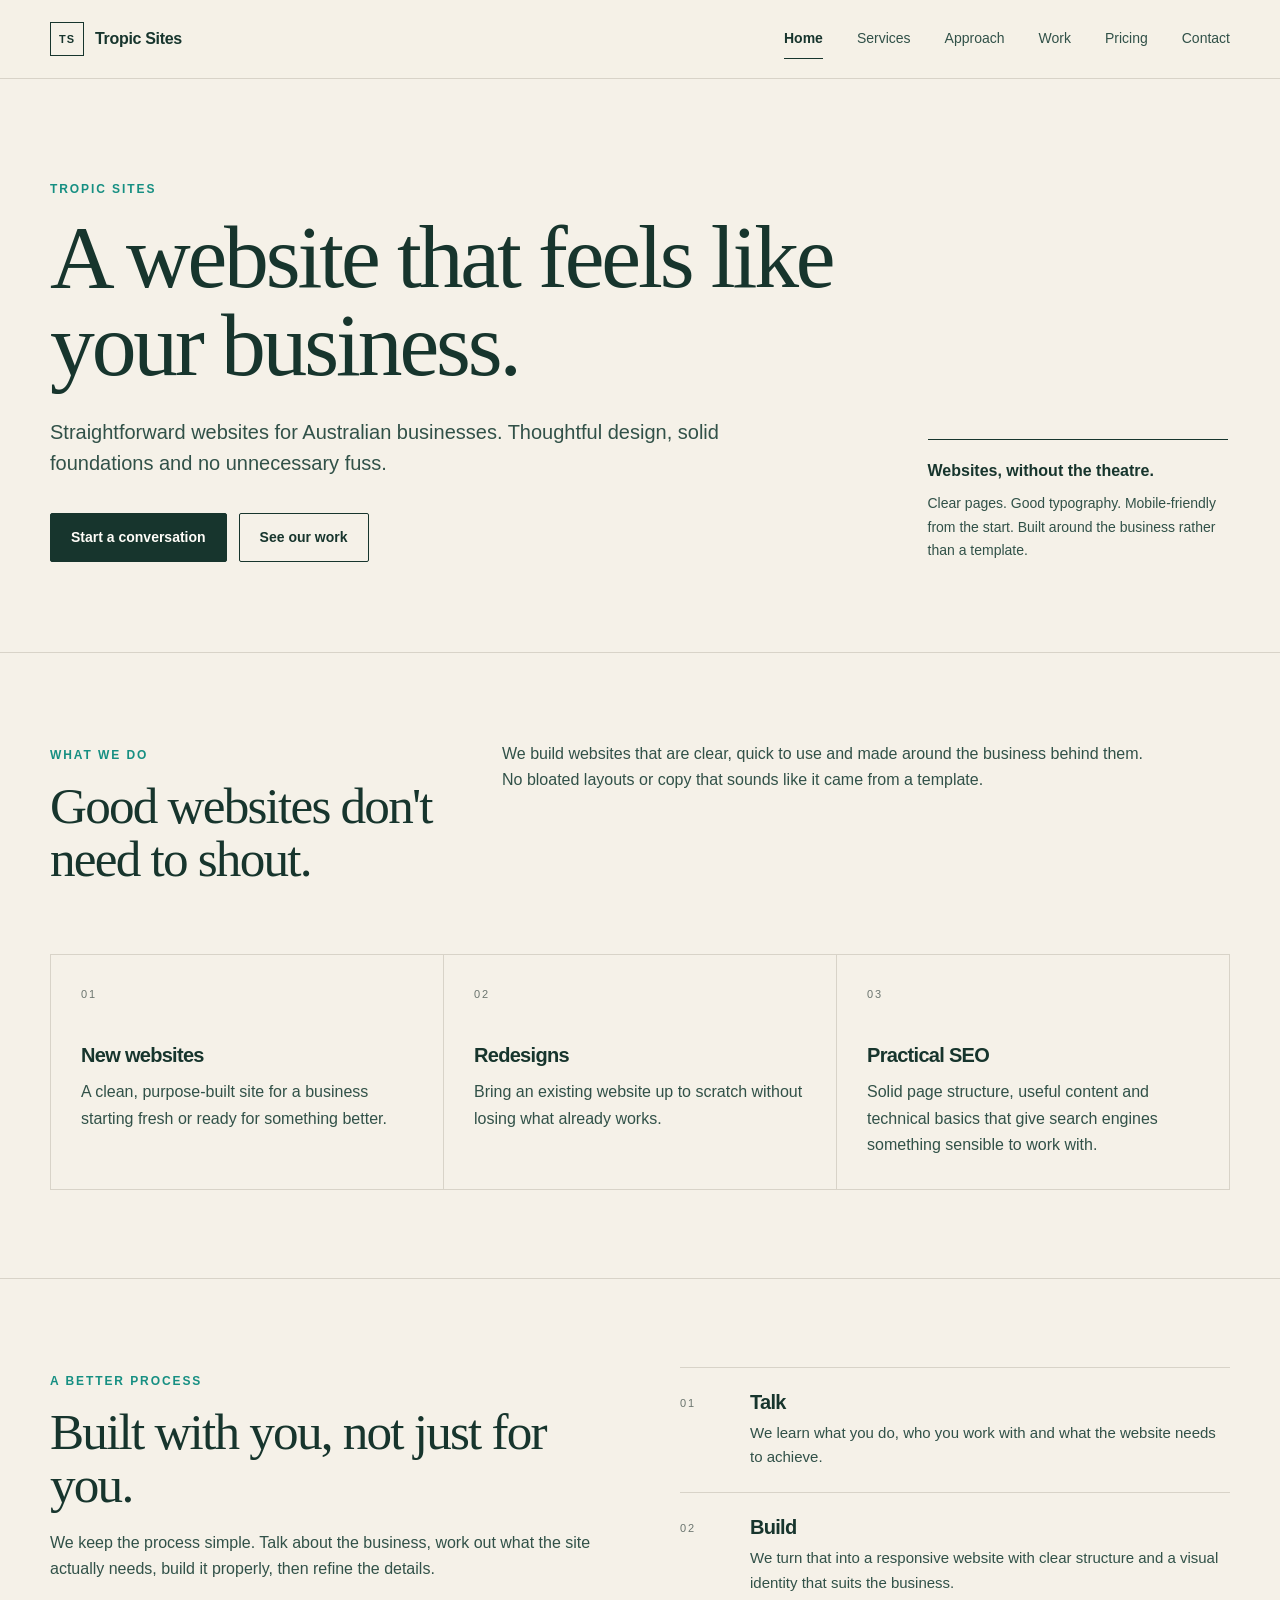
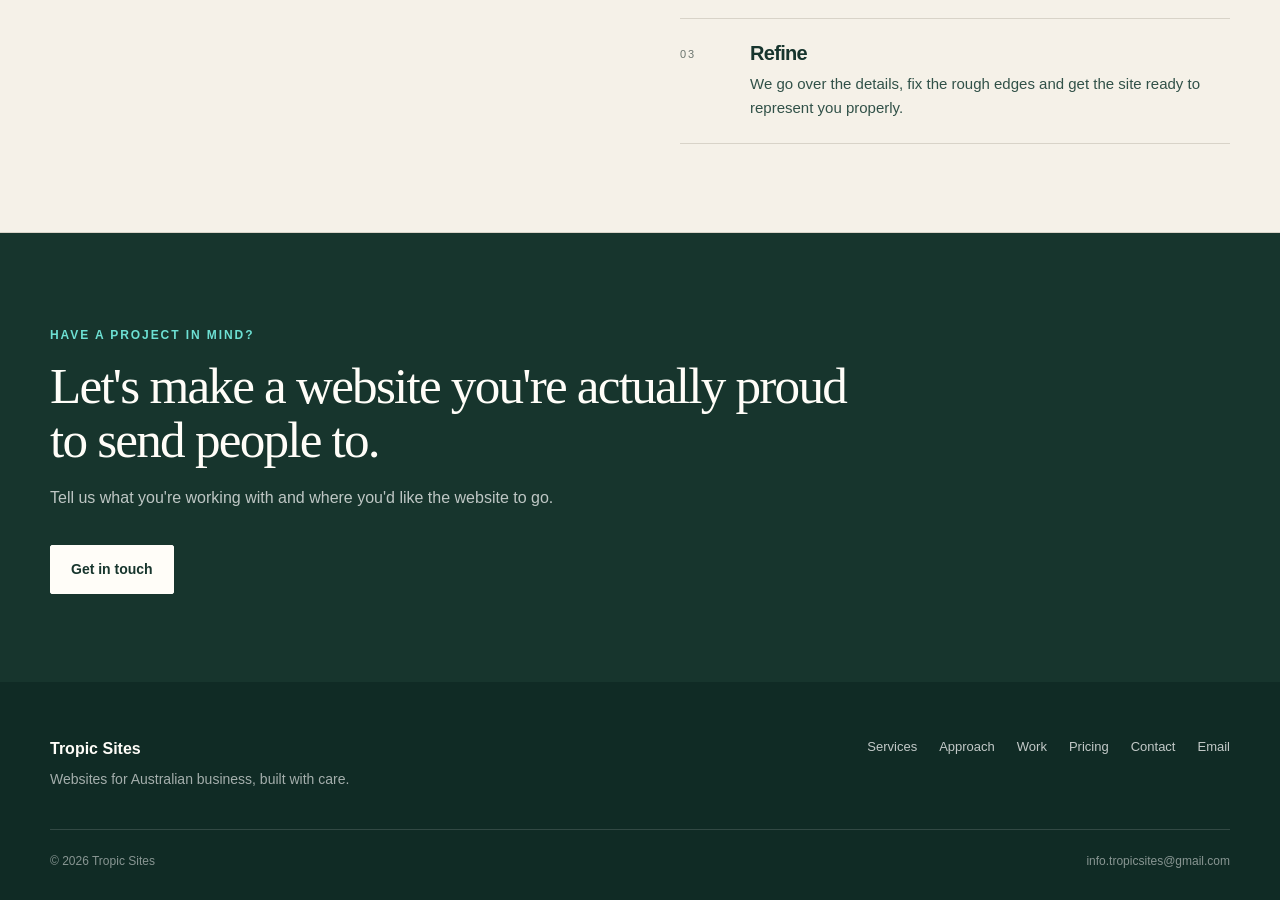
<file: index.html>
<!doctype html>
<html lang="en-AU"><head>
<meta charset="utf-8"><meta name="viewport" content="width=device-width, initial-scale=1">
<title>Websites for Australian Business | Tropic Sites</title><meta name="description" content="Tropic Sites builds considered, responsive websites for Australian businesses that want a site that feels like their business.">
<meta name="theme-color" content="#17352d"><meta property="og:title" content="Websites for Australian Business | Tropic Sites"><meta property="og:description" content="Tropic Sites builds considered, responsive websites for Australian businesses that want a site that feels like their business."><meta property="og:type" content="website">
<link rel="stylesheet" href="style.css"></head><body>
<header class="site-header"><div class="container header-inner">
<a class="brand" href="index.html" aria-label="Tropic Sites home"><span class="brand-mark">TS</span><span>Tropic Sites</span></a>
<button class="nav-toggle" type="button" aria-expanded="false" aria-controls="site-nav">Menu</button>
<nav class="site-nav" id="site-nav" aria-label="Main navigation"><a href="index.html" aria-current="page">Home</a><a href="services.html">Services</a><a href="approach.html">Approach</a><a href="work.html">Work</a><a href="pricing.html">Pricing</a><a href="contact.html">Contact</a></nav>
</div></header>
<main>
<section class="home-hero"><div class="container home-hero-grid"><div><span class="eyebrow">Tropic Sites</span><h1>A website that feels like your business.</h1><p class="lede">Straightforward websites for Australian businesses. Thoughtful design, solid foundations and no unnecessary fuss.</p><div class="button-row"><a class="button button-primary" href="contact.html">Start a conversation</a><a class="button button-secondary" href="work.html">See our work</a></div></div><aside class="hero-note"><strong>Websites, without the theatre.</strong><p>Clear pages. Good typography. Mobile-friendly from the start. Built around the business rather than a template.</p></aside></div></section>
<section class="section"><div class="container"><div class="section-head"><div><span class="eyebrow">What we do</span><h2>Good websites don't need to shout.</h2></div><p>We build websites that are clear, quick to use and made around the business behind them. No bloated layouts or copy that sounds like it came from a template.</p></div><div class="card-grid"><article class="card"><span class="card-number">01</span><h3>New websites</h3><p>A clean, purpose-built site for a business starting fresh or ready for something better.</p></article><article class="card"><span class="card-number">02</span><h3>Redesigns</h3><p>Bring an existing website up to scratch without losing what already works.</p></article><article class="card"><span class="card-number">03</span><h3>Practical SEO</h3><p>Solid page structure, useful content and technical basics that give search engines something sensible to work with.</p></article></div></div></section>
<section class="section"><div class="container split"><div><span class="eyebrow">A better process</span><h2>Built with you, not just for you.</h2><p>We keep the process simple. Talk about the business, work out what the site actually needs, build it properly, then refine the details.</p></div><div class="list"><div class="list-item"><span class="number">01</span><div><h3>Talk</h3><p>We learn what you do, who you work with and what the website needs to achieve.</p></div></div><div class="list-item"><span class="number">02</span><div><h3>Build</h3><p>We turn that into a responsive website with clear structure and a visual identity that suits the business.</p></div></div><div class="list-item"><span class="number">03</span><div><h3>Refine</h3><p>We go over the details, fix the rough edges and get the site ready to represent you properly.</p></div></div></div></div></section>
<section class="cta"><div class="container"><span class="eyebrow">Have a project in mind?</span><h2>Let's make a website you're actually proud to send people to.</h2><p>Tell us what you're working with and where you'd like the website to go.</p><div class="button-row"><a class="button button-light" href="contact.html">Get in touch</a></div></div></section>
</main>
<footer class="site-footer"><div class="container"><div class="footer-top">
<div class="footer-brand"><strong>Tropic Sites</strong><p>Websites for Australian business, built with care.</p></div>
<nav class="footer-links" aria-label="Footer navigation"><a href="services.html">Services</a><a href="approach.html">Approach</a><a href="work.html">Work</a><a href="pricing.html">Pricing</a><a href="contact.html">Contact</a><a href="mailto:info.tropicsites@gmail.com">Email</a></nav>
</div><div class="footer-bottom"><span>© 2026 Tropic Sites</span><span>info.tropicsites@gmail.com</span></div></div></footer>
<script>
const toggle=document.querySelector('.nav-toggle'),nav=document.querySelector('.site-nav');
if(toggle&&nav){toggle.addEventListener('click',()=>{const open=nav.classList.toggle('is-open');toggle.setAttribute('aria-expanded',open?'true':'false')})}
</script></body></html>
</file>
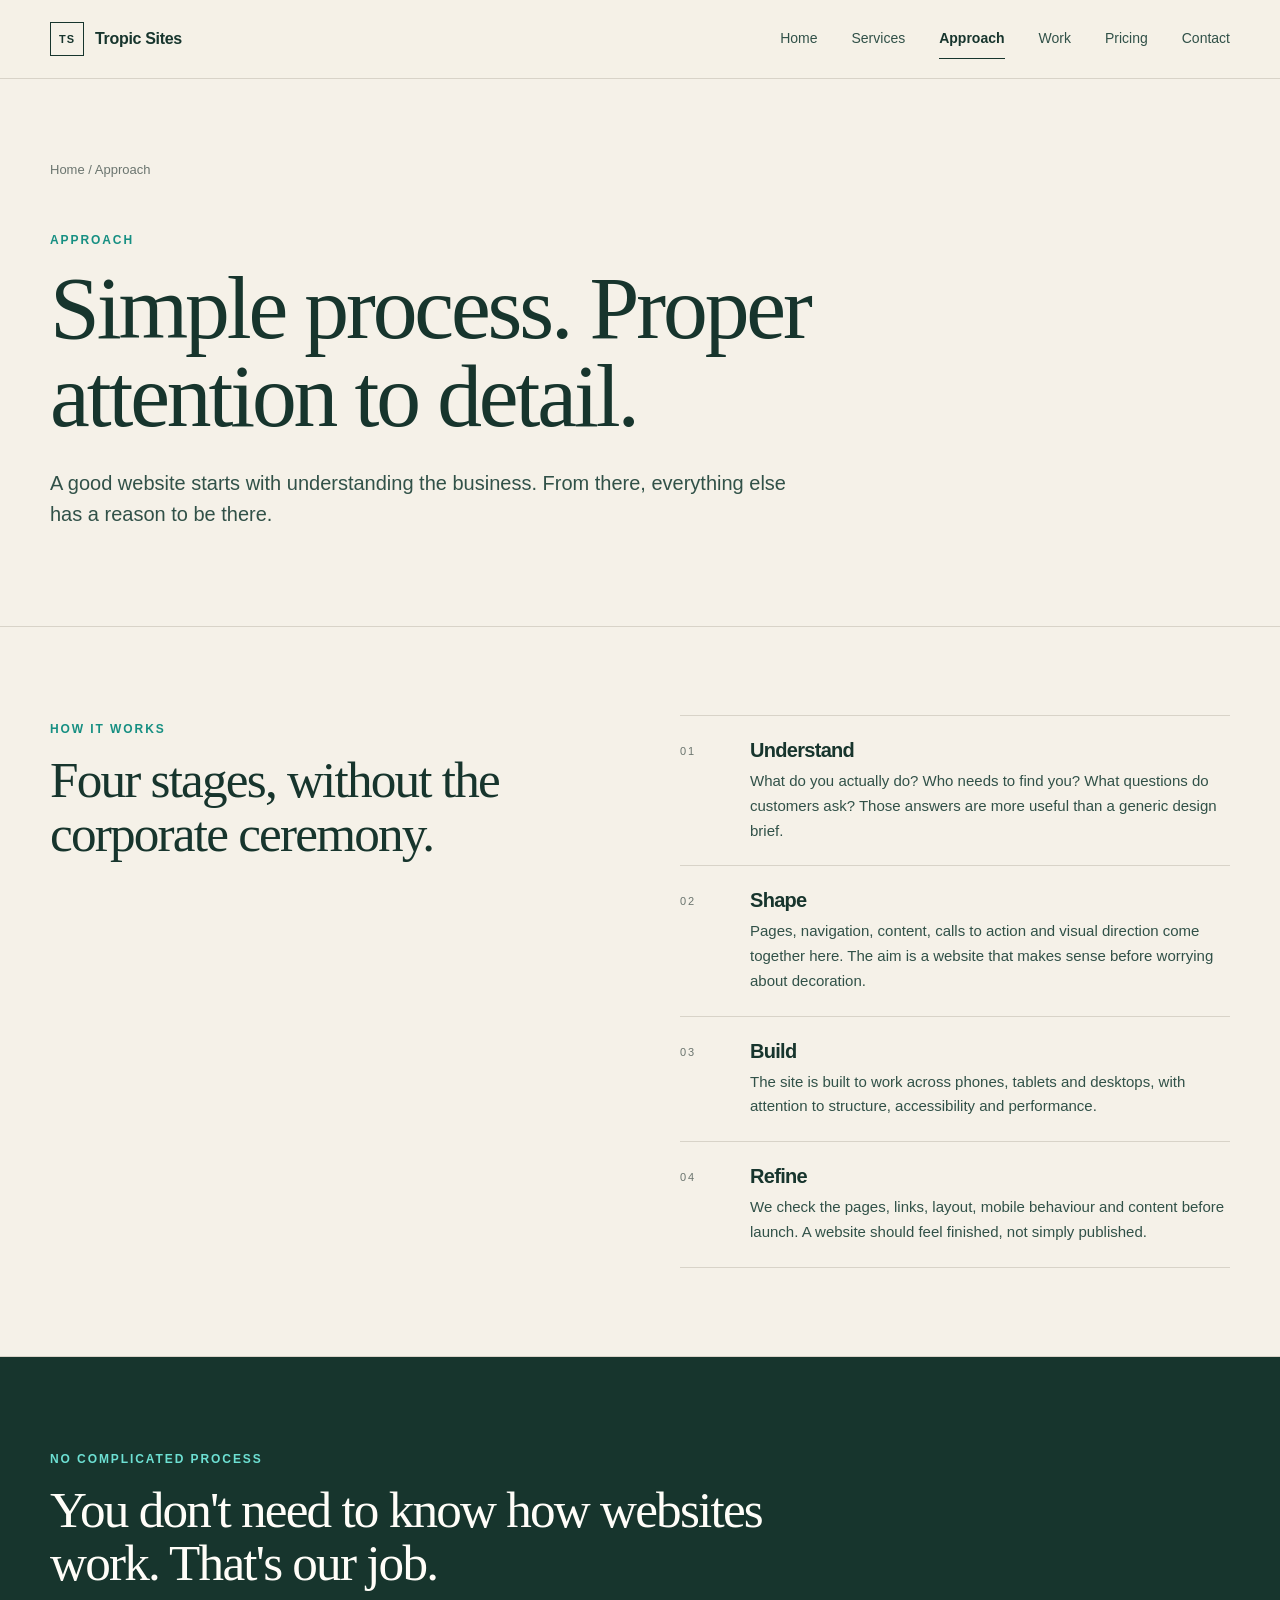
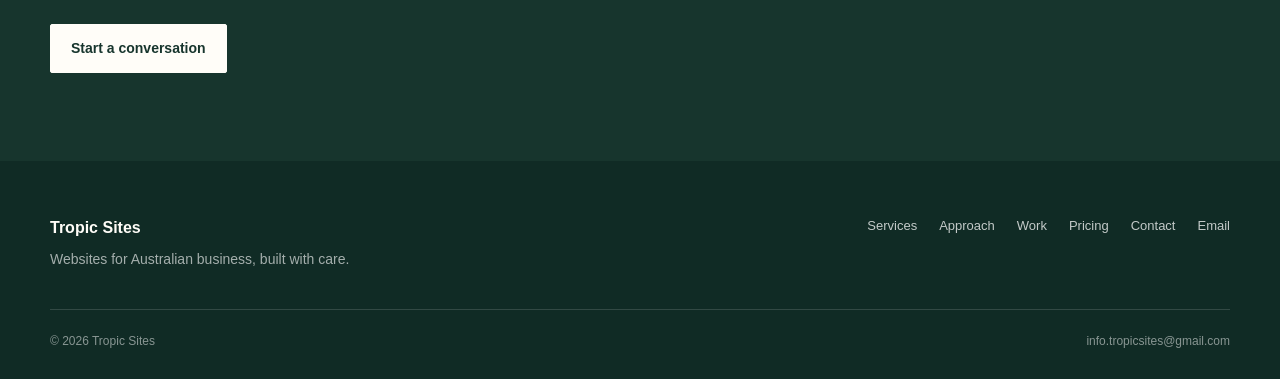
<file: approach.html>
<!doctype html>
<html lang="en-AU"><head>
<meta charset="utf-8"><meta name="viewport" content="width=device-width, initial-scale=1">
<title>Approach | Tropic Sites</title><meta name="description" content="Learn how Tropic Sites approaches website projects for Australian businesses.">
<meta name="theme-color" content="#17352d"><meta property="og:title" content="Approach | Tropic Sites"><meta property="og:description" content="Learn how Tropic Sites approaches website projects for Australian businesses."><meta property="og:type" content="website">
<link rel="stylesheet" href="style.css"></head><body>
<header class="site-header"><div class="container header-inner">
<a class="brand" href="index.html" aria-label="Tropic Sites home"><span class="brand-mark">TS</span><span>Tropic Sites</span></a>
<button class="nav-toggle" type="button" aria-expanded="false" aria-controls="site-nav">Menu</button>
<nav class="site-nav" id="site-nav" aria-label="Main navigation"><a href="index.html">Home</a><a href="services.html">Services</a><a href="approach.html" aria-current="page">Approach</a><a href="work.html">Work</a><a href="pricing.html">Pricing</a><a href="contact.html">Contact</a></nav>
</div></header>
<main>
<section class="page-hero"><div class="container"><div class="breadcrumb"><a href="index.html">Home</a> / Approach</div><span class="eyebrow">Approach</span><h1>Simple process. Proper attention to detail.</h1><p class="lede">A good website starts with understanding the business. From there, everything else has a reason to be there.</p></div></section>
<section class="section"><div class="container split"><div><span class="eyebrow">How it works</span><h2>Four stages, without the corporate ceremony.</h2></div><div class="list"><div class="list-item"><span class="number">01</span><div><h3>Understand</h3><p>What do you actually do? Who needs to find you? What questions do customers ask? Those answers are more useful than a generic design brief.</p></div></div><div class="list-item"><span class="number">02</span><div><h3>Shape</h3><p>Pages, navigation, content, calls to action and visual direction come together here. The aim is a website that makes sense before worrying about decoration.</p></div></div><div class="list-item"><span class="number">03</span><div><h3>Build</h3><p>The site is built to work across phones, tablets and desktops, with attention to structure, accessibility and performance.</p></div></div><div class="list-item"><span class="number">04</span><div><h3>Refine</h3><p>We check the pages, links, layout, mobile behaviour and content before launch. A website should feel finished, not simply published.</p></div></div></div></div></section>
<section class="cta"><div class="container"><span class="eyebrow">No complicated process</span><h2>You don't need to know how websites work. That's our job.</h2><div class="button-row"><a class="button button-light" href="contact.html">Start a conversation</a></div></div></section>
</main>
<footer class="site-footer"><div class="container"><div class="footer-top">
<div class="footer-brand"><strong>Tropic Sites</strong><p>Websites for Australian business, built with care.</p></div>
<nav class="footer-links" aria-label="Footer navigation"><a href="services.html">Services</a><a href="approach.html">Approach</a><a href="work.html">Work</a><a href="pricing.html">Pricing</a><a href="contact.html">Contact</a><a href="mailto:info.tropicsites@gmail.com">Email</a></nav>
</div><div class="footer-bottom"><span>© 2026 Tropic Sites</span><span>info.tropicsites@gmail.com</span></div></div></footer>
<script>
const toggle=document.querySelector('.nav-toggle'),nav=document.querySelector('.site-nav');
if(toggle&&nav){toggle.addEventListener('click',()=>{const open=nav.classList.toggle('is-open');toggle.setAttribute('aria-expanded',open?'true':'false')})}
</script></body></html>
</file>
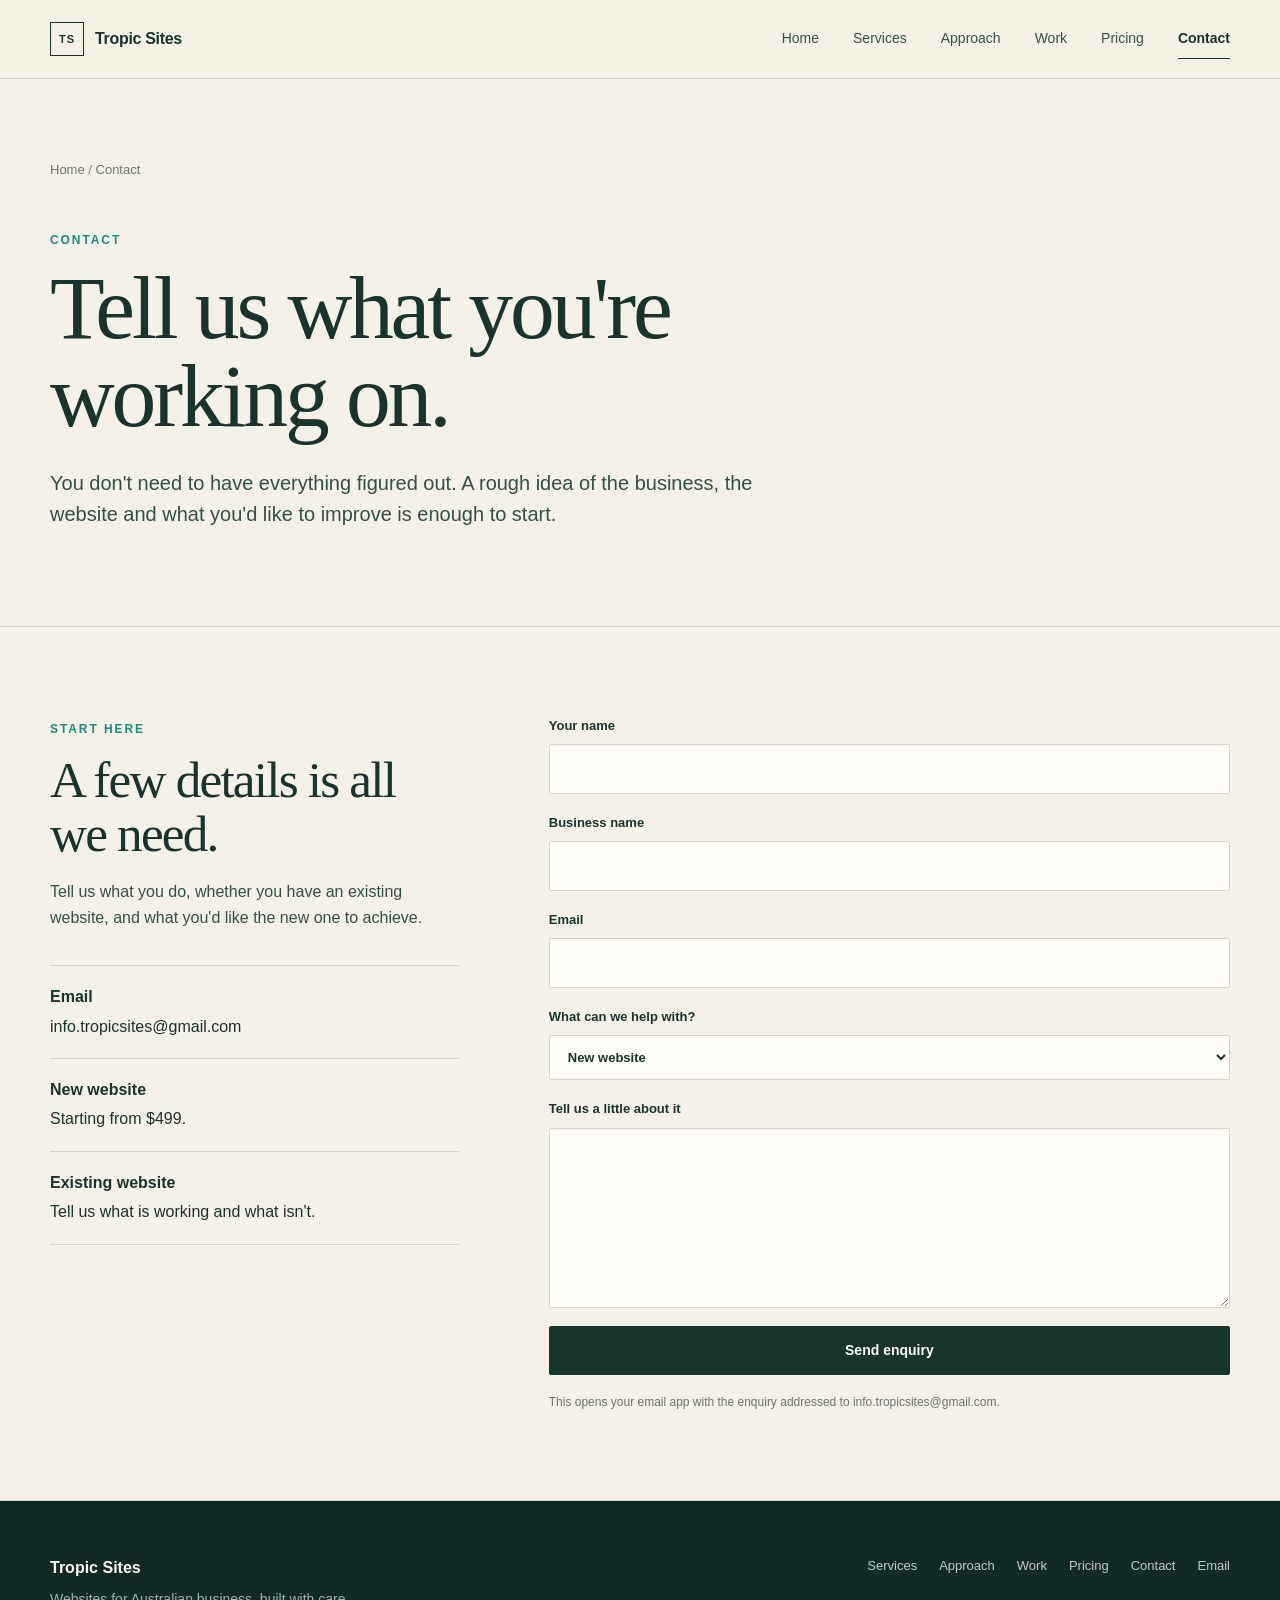
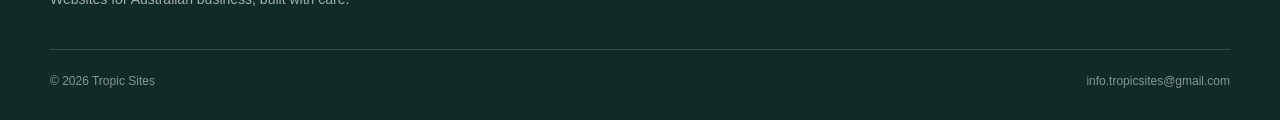
<file: contact.html>
<!doctype html>
<html lang="en-AU"><head>
<meta charset="utf-8"><meta name="viewport" content="width=device-width, initial-scale=1">
<title>Contact | Tropic Sites</title><meta name="description" content="Contact Tropic Sites about a new website, redesign or website project.">
<meta name="theme-color" content="#17352d"><meta property="og:title" content="Contact | Tropic Sites"><meta property="og:description" content="Contact Tropic Sites about a new website, redesign or website project."><meta property="og:type" content="website">
<link rel="stylesheet" href="style.css"></head><body>
<header class="site-header"><div class="container header-inner">
<a class="brand" href="index.html" aria-label="Tropic Sites home"><span class="brand-mark">TS</span><span>Tropic Sites</span></a>
<button class="nav-toggle" type="button" aria-expanded="false" aria-controls="site-nav">Menu</button>
<nav class="site-nav" id="site-nav" aria-label="Main navigation"><a href="index.html">Home</a><a href="services.html">Services</a><a href="approach.html">Approach</a><a href="work.html">Work</a><a href="pricing.html">Pricing</a><a href="contact.html" aria-current="page">Contact</a></nav>
</div></header>
<main>
<section class="page-hero"><div class="container"><div class="breadcrumb"><a href="index.html">Home</a> / Contact</div><span class="eyebrow">Contact</span><h1>Tell us what you're working on.</h1><p class="lede">You don't need to have everything figured out. A rough idea of the business, the website and what you'd like to improve is enough to start.</p></div></section>
<section class="section"><div class="container contact-grid"><div><span class="eyebrow">Start here</span><h2>A few details is all we need.</h2><p>Tell us what you do, whether you have an existing website, and what you'd like the new one to achieve.</p><div class="contact-list"><div class="contact-item"><strong>Email</strong><a href="mailto:info.tropicsites@gmail.com">info.tropicsites@gmail.com</a></div><div class="contact-item"><strong>New website</strong><span>Starting from $499.</span></div><div class="contact-item"><strong>Existing website</strong><span>Tell us what is working and what isn't.</span></div></div></div>
<form class="contact-form" action="mailto:info.tropicsites@gmail.com" method="post" enctype="text/plain"><label>Your name<input type="text" name="name" autocomplete="name" required></label><label>Business name<input type="text" name="business" autocomplete="organization"></label><label>Email<input type="email" name="email" autocomplete="email" required></label><label>What can we help with?<select name="project"><option>New website</option><option>Website redesign</option><option>SEO / improvements</option><option>Something else</option></select></label><label>Tell us a little about it<textarea name="message" required></textarea></label><button class="button button-primary" type="submit">Send enquiry</button><p class="form-note">This opens your email app with the enquiry addressed to info.tropicsites@gmail.com.</p></form></div></section>
</main>
<footer class="site-footer"><div class="container"><div class="footer-top">
<div class="footer-brand"><strong>Tropic Sites</strong><p>Websites for Australian business, built with care.</p></div>
<nav class="footer-links" aria-label="Footer navigation"><a href="services.html">Services</a><a href="approach.html">Approach</a><a href="work.html">Work</a><a href="pricing.html">Pricing</a><a href="contact.html">Contact</a><a href="mailto:info.tropicsites@gmail.com">Email</a></nav>
</div><div class="footer-bottom"><span>© 2026 Tropic Sites</span><span>info.tropicsites@gmail.com</span></div></div></footer>
<script>
const toggle=document.querySelector('.nav-toggle'),nav=document.querySelector('.site-nav');
if(toggle&&nav){toggle.addEventListener('click',()=>{const open=nav.classList.toggle('is-open');toggle.setAttribute('aria-expanded',open?'true':'false')})}
</script></body></html>
</file>
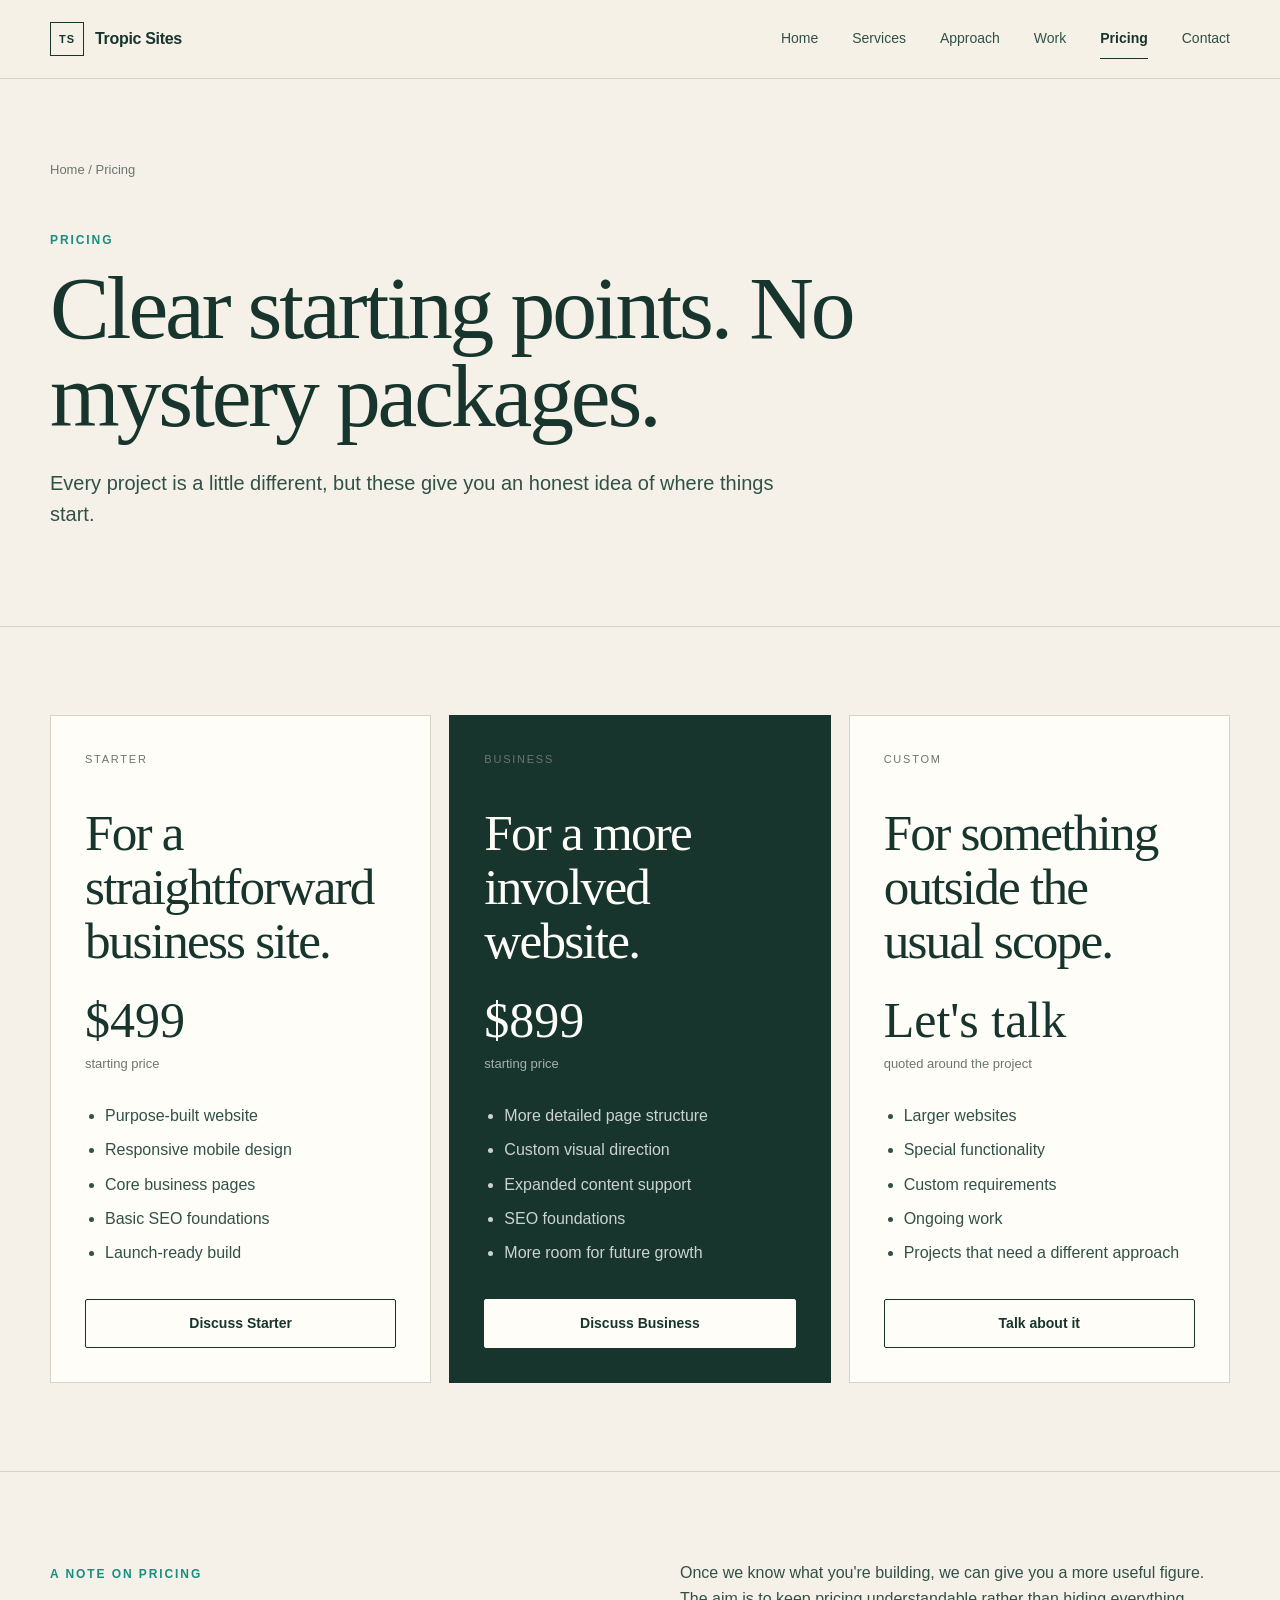
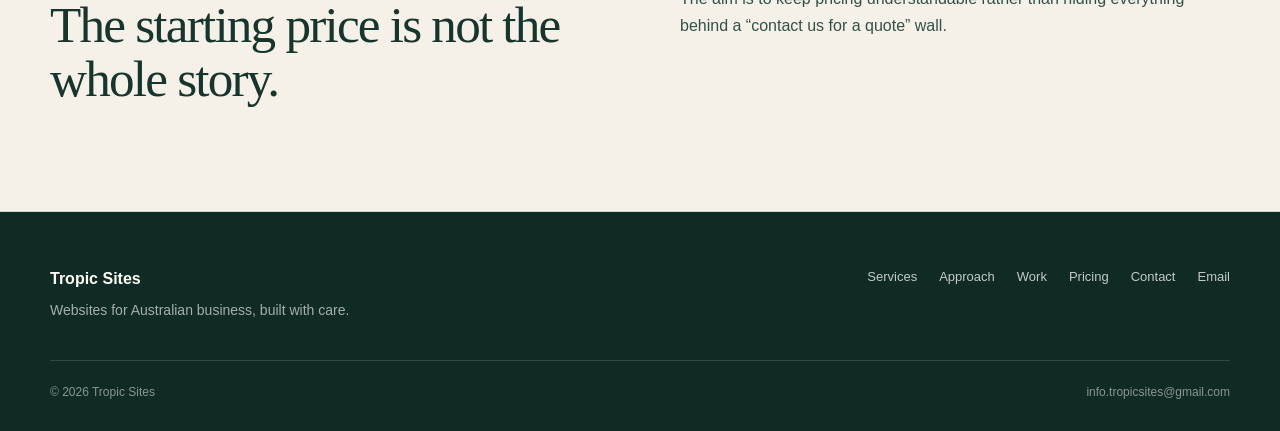
<file: pricing.html>
<!doctype html>
<html lang="en-AU"><head>
<meta charset="utf-8"><meta name="viewport" content="width=device-width, initial-scale=1">
<title>Pricing | Tropic Sites</title><meta name="description" content="Straightforward website pricing from Tropic Sites, starting at $499.">
<meta name="theme-color" content="#17352d"><meta property="og:title" content="Pricing | Tropic Sites"><meta property="og:description" content="Straightforward website pricing from Tropic Sites, starting at $499."><meta property="og:type" content="website">
<link rel="stylesheet" href="style.css"></head><body>
<header class="site-header"><div class="container header-inner">
<a class="brand" href="index.html" aria-label="Tropic Sites home"><span class="brand-mark">TS</span><span>Tropic Sites</span></a>
<button class="nav-toggle" type="button" aria-expanded="false" aria-controls="site-nav">Menu</button>
<nav class="site-nav" id="site-nav" aria-label="Main navigation"><a href="index.html">Home</a><a href="services.html">Services</a><a href="approach.html">Approach</a><a href="work.html">Work</a><a href="pricing.html" aria-current="page">Pricing</a><a href="contact.html">Contact</a></nav>
</div></header>
<main>
<section class="page-hero"><div class="container"><div class="breadcrumb"><a href="index.html">Home</a> / Pricing</div><span class="eyebrow">Pricing</span><h1>Clear starting points. No mystery packages.</h1><p class="lede">Every project is a little different, but these give you an honest idea of where things start.</p></div></section>
<section class="section"><div class="container"><div class="pricing-grid"><article class="price-card"><span class="number">Starter</span><h2>For a straightforward business site.</h2><div class="price">$499</div><div class="price-note">starting price</div><ul><li>Purpose-built website</li><li>Responsive mobile design</li><li>Core business pages</li><li>Basic SEO foundations</li><li>Launch-ready build</li></ul><a class="button button-secondary" href="contact.html">Discuss Starter</a></article><article class="price-card featured"><span class="number">Business</span><h2>For a more involved website.</h2><div class="price">$899</div><div class="price-note">starting price</div><ul><li>More detailed page structure</li><li>Custom visual direction</li><li>Expanded content support</li><li>SEO foundations</li><li>More room for future growth</li></ul><a class="button button-light" href="contact.html">Discuss Business</a></article><article class="price-card"><span class="number">Custom</span><h2>For something outside the usual scope.</h2><div class="price">Let's talk</div><div class="price-note">quoted around the project</div><ul><li>Larger websites</li><li>Special functionality</li><li>Custom requirements</li><li>Ongoing work</li><li>Projects that need a different approach</li></ul><a class="button button-secondary" href="contact.html">Talk about it</a></article></div></div></section>
<section class="section"><div class="container split"><div><span class="eyebrow">A note on pricing</span><h2>The starting price is not the whole story.</h2></div><p>Once we know what you're building, we can give you a more useful figure. The aim is to keep pricing understandable rather than hiding everything behind a “contact us for a quote” wall.</p></div></section>
</main>
<footer class="site-footer"><div class="container"><div class="footer-top">
<div class="footer-brand"><strong>Tropic Sites</strong><p>Websites for Australian business, built with care.</p></div>
<nav class="footer-links" aria-label="Footer navigation"><a href="services.html">Services</a><a href="approach.html">Approach</a><a href="work.html">Work</a><a href="pricing.html">Pricing</a><a href="contact.html">Contact</a><a href="mailto:info.tropicsites@gmail.com">Email</a></nav>
</div><div class="footer-bottom"><span>© 2026 Tropic Sites</span><span>info.tropicsites@gmail.com</span></div></div></footer>
<script>
const toggle=document.querySelector('.nav-toggle'),nav=document.querySelector('.site-nav');
if(toggle&&nav){toggle.addEventListener('click',()=>{const open=nav.classList.toggle('is-open');toggle.setAttribute('aria-expanded',open?'true':'false')})}
</script></body></html>
</file>
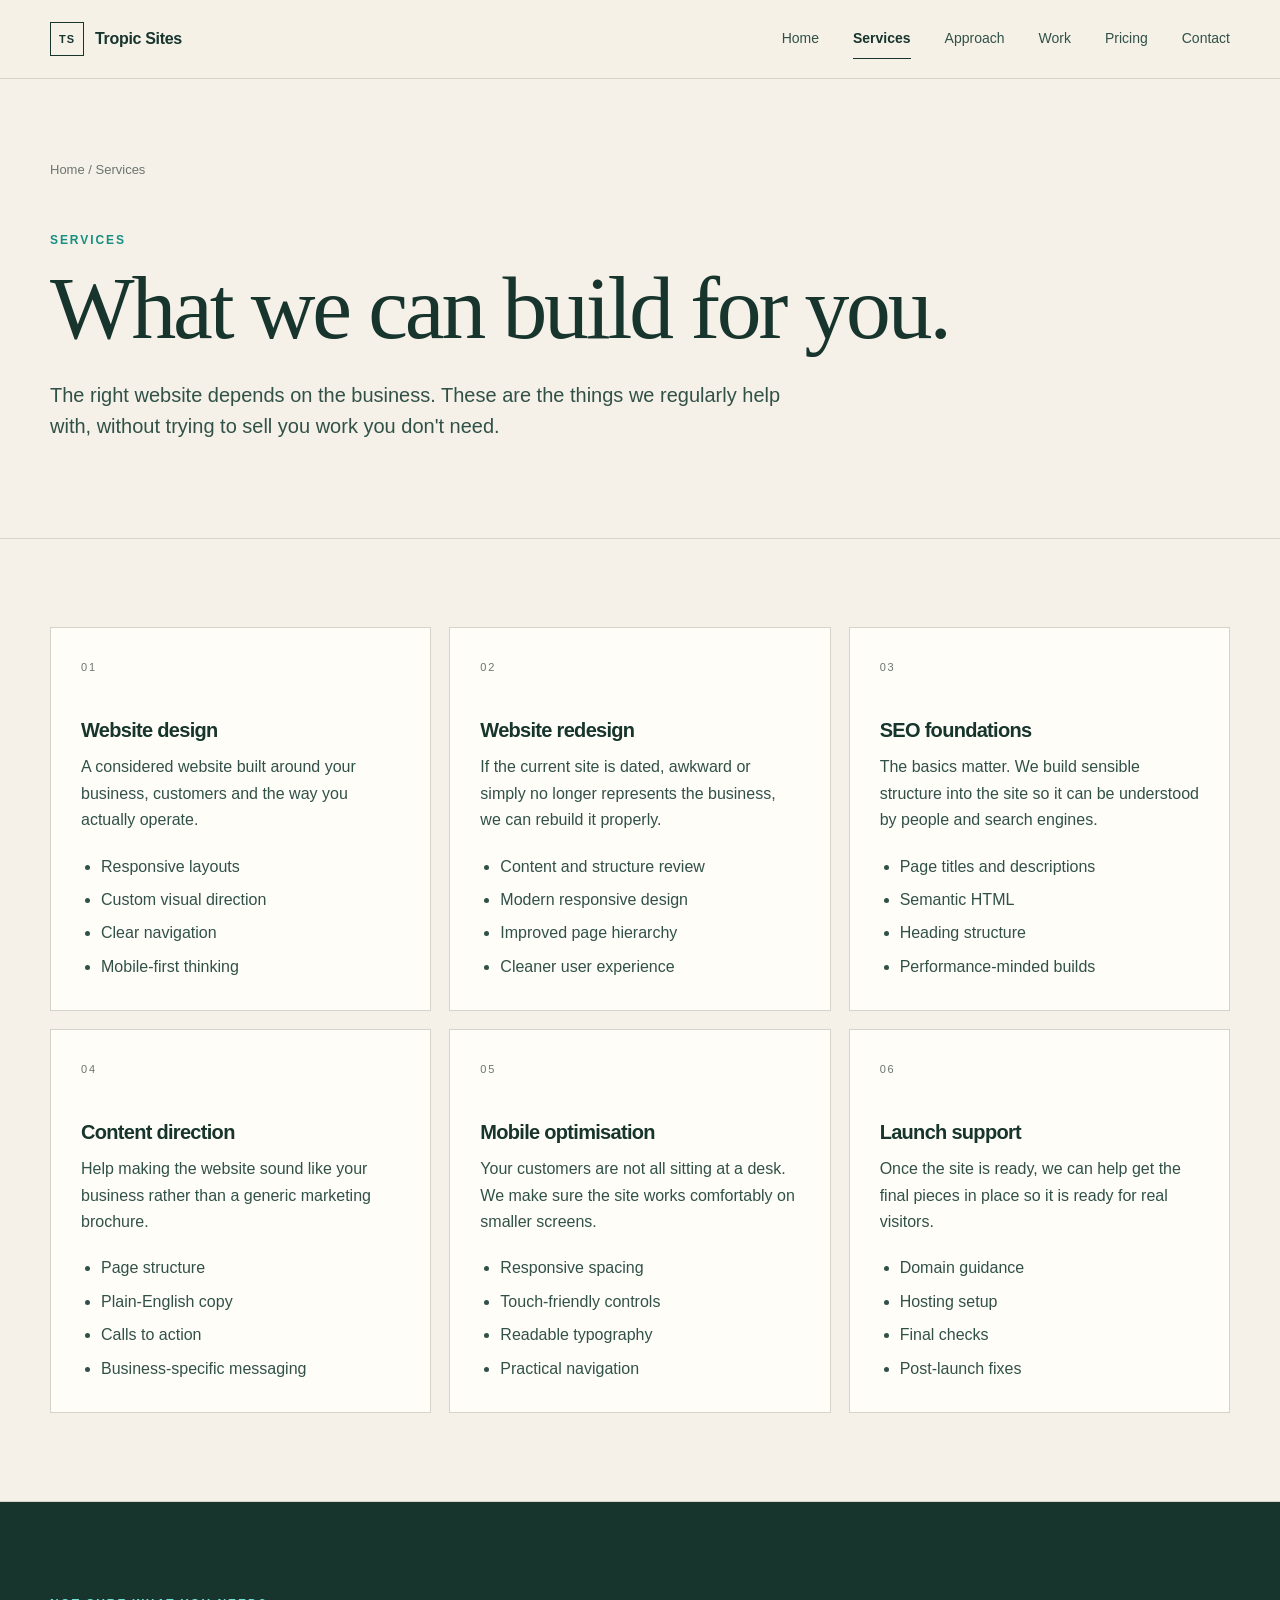
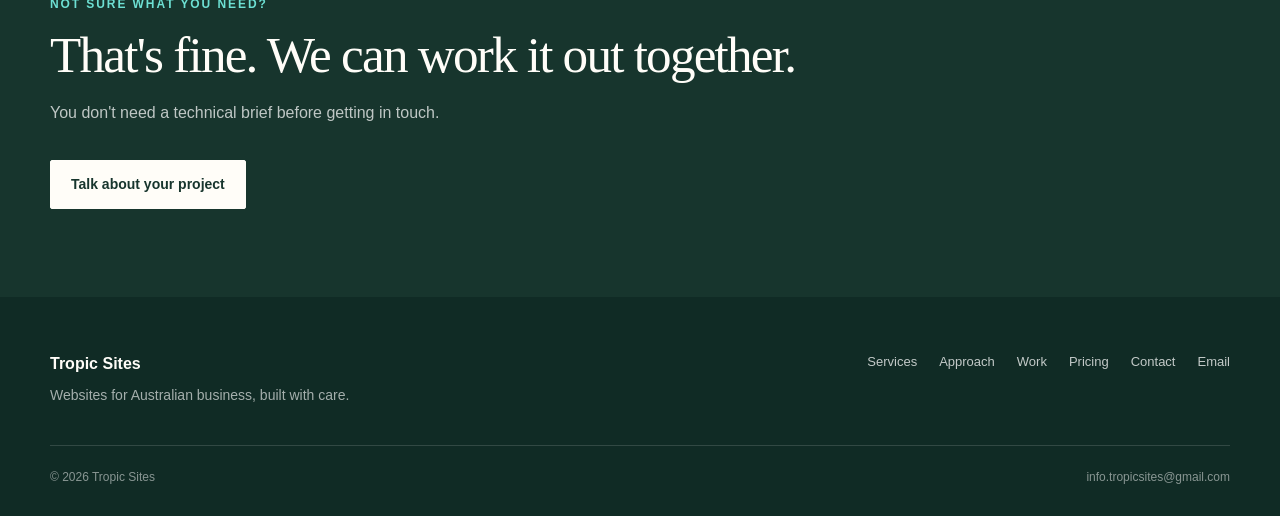
<file: services.html>
<!doctype html>
<html lang="en-AU"><head>
<meta charset="utf-8"><meta name="viewport" content="width=device-width, initial-scale=1">
<title>Services | Tropic Sites</title><meta name="description" content="Website design, redesign and SEO foundations from Tropic Sites for Australian businesses.">
<meta name="theme-color" content="#17352d"><meta property="og:title" content="Services | Tropic Sites"><meta property="og:description" content="Website design, redesign and SEO foundations from Tropic Sites for Australian businesses."><meta property="og:type" content="website">
<link rel="stylesheet" href="style.css"></head><body>
<header class="site-header"><div class="container header-inner">
<a class="brand" href="index.html" aria-label="Tropic Sites home"><span class="brand-mark">TS</span><span>Tropic Sites</span></a>
<button class="nav-toggle" type="button" aria-expanded="false" aria-controls="site-nav">Menu</button>
<nav class="site-nav" id="site-nav" aria-label="Main navigation"><a href="index.html">Home</a><a href="services.html" aria-current="page">Services</a><a href="approach.html">Approach</a><a href="work.html">Work</a><a href="pricing.html">Pricing</a><a href="contact.html">Contact</a></nav>
</div></header>
<main>
<section class="page-hero"><div class="container"><div class="breadcrumb"><a href="index.html">Home</a> / Services</div><span class="eyebrow">Services</span><h1>What we can build for you.</h1><p class="lede">The right website depends on the business. These are the things we regularly help with, without trying to sell you work you don't need.</p></div></section>
<section class="section"><div class="container"><div class="service-grid">
<article class="detail-card"><span class="number">01</span><h3>Website design</h3><p>A considered website built around your business, customers and the way you actually operate.</p><ul><li>Responsive layouts</li><li>Custom visual direction</li><li>Clear navigation</li><li>Mobile-first thinking</li></ul></article>
<article class="detail-card"><span class="number">02</span><h3>Website redesign</h3><p>If the current site is dated, awkward or simply no longer represents the business, we can rebuild it properly.</p><ul><li>Content and structure review</li><li>Modern responsive design</li><li>Improved page hierarchy</li><li>Cleaner user experience</li></ul></article>
<article class="detail-card"><span class="number">03</span><h3>SEO foundations</h3><p>The basics matter. We build sensible structure into the site so it can be understood by people and search engines.</p><ul><li>Page titles and descriptions</li><li>Semantic HTML</li><li>Heading structure</li><li>Performance-minded builds</li></ul></article>
<article class="detail-card"><span class="number">04</span><h3>Content direction</h3><p>Help making the website sound like your business rather than a generic marketing brochure.</p><ul><li>Page structure</li><li>Plain-English copy</li><li>Calls to action</li><li>Business-specific messaging</li></ul></article>
<article class="detail-card"><span class="number">05</span><h3>Mobile optimisation</h3><p>Your customers are not all sitting at a desk. We make sure the site works comfortably on smaller screens.</p><ul><li>Responsive spacing</li><li>Touch-friendly controls</li><li>Readable typography</li><li>Practical navigation</li></ul></article>
<article class="detail-card"><span class="number">06</span><h3>Launch support</h3><p>Once the site is ready, we can help get the final pieces in place so it is ready for real visitors.</p><ul><li>Domain guidance</li><li>Hosting setup</li><li>Final checks</li><li>Post-launch fixes</li></ul></article>
</div></div></section><section class="cta"><div class="container"><span class="eyebrow">Not sure what you need?</span><h2>That's fine. We can work it out together.</h2><p>You don't need a technical brief before getting in touch.</p><div class="button-row"><a class="button button-light" href="contact.html">Talk about your project</a></div></div></section>
</main>
<footer class="site-footer"><div class="container"><div class="footer-top">
<div class="footer-brand"><strong>Tropic Sites</strong><p>Websites for Australian business, built with care.</p></div>
<nav class="footer-links" aria-label="Footer navigation"><a href="services.html">Services</a><a href="approach.html">Approach</a><a href="work.html">Work</a><a href="pricing.html">Pricing</a><a href="contact.html">Contact</a><a href="mailto:info.tropicsites@gmail.com">Email</a></nav>
</div><div class="footer-bottom"><span>© 2026 Tropic Sites</span><span>info.tropicsites@gmail.com</span></div></div></footer>
<script>
const toggle=document.querySelector('.nav-toggle'),nav=document.querySelector('.site-nav');
if(toggle&&nav){toggle.addEventListener('click',()=>{const open=nav.classList.toggle('is-open');toggle.setAttribute('aria-expanded',open?'true':'false')})}
</script></body></html>
</file>
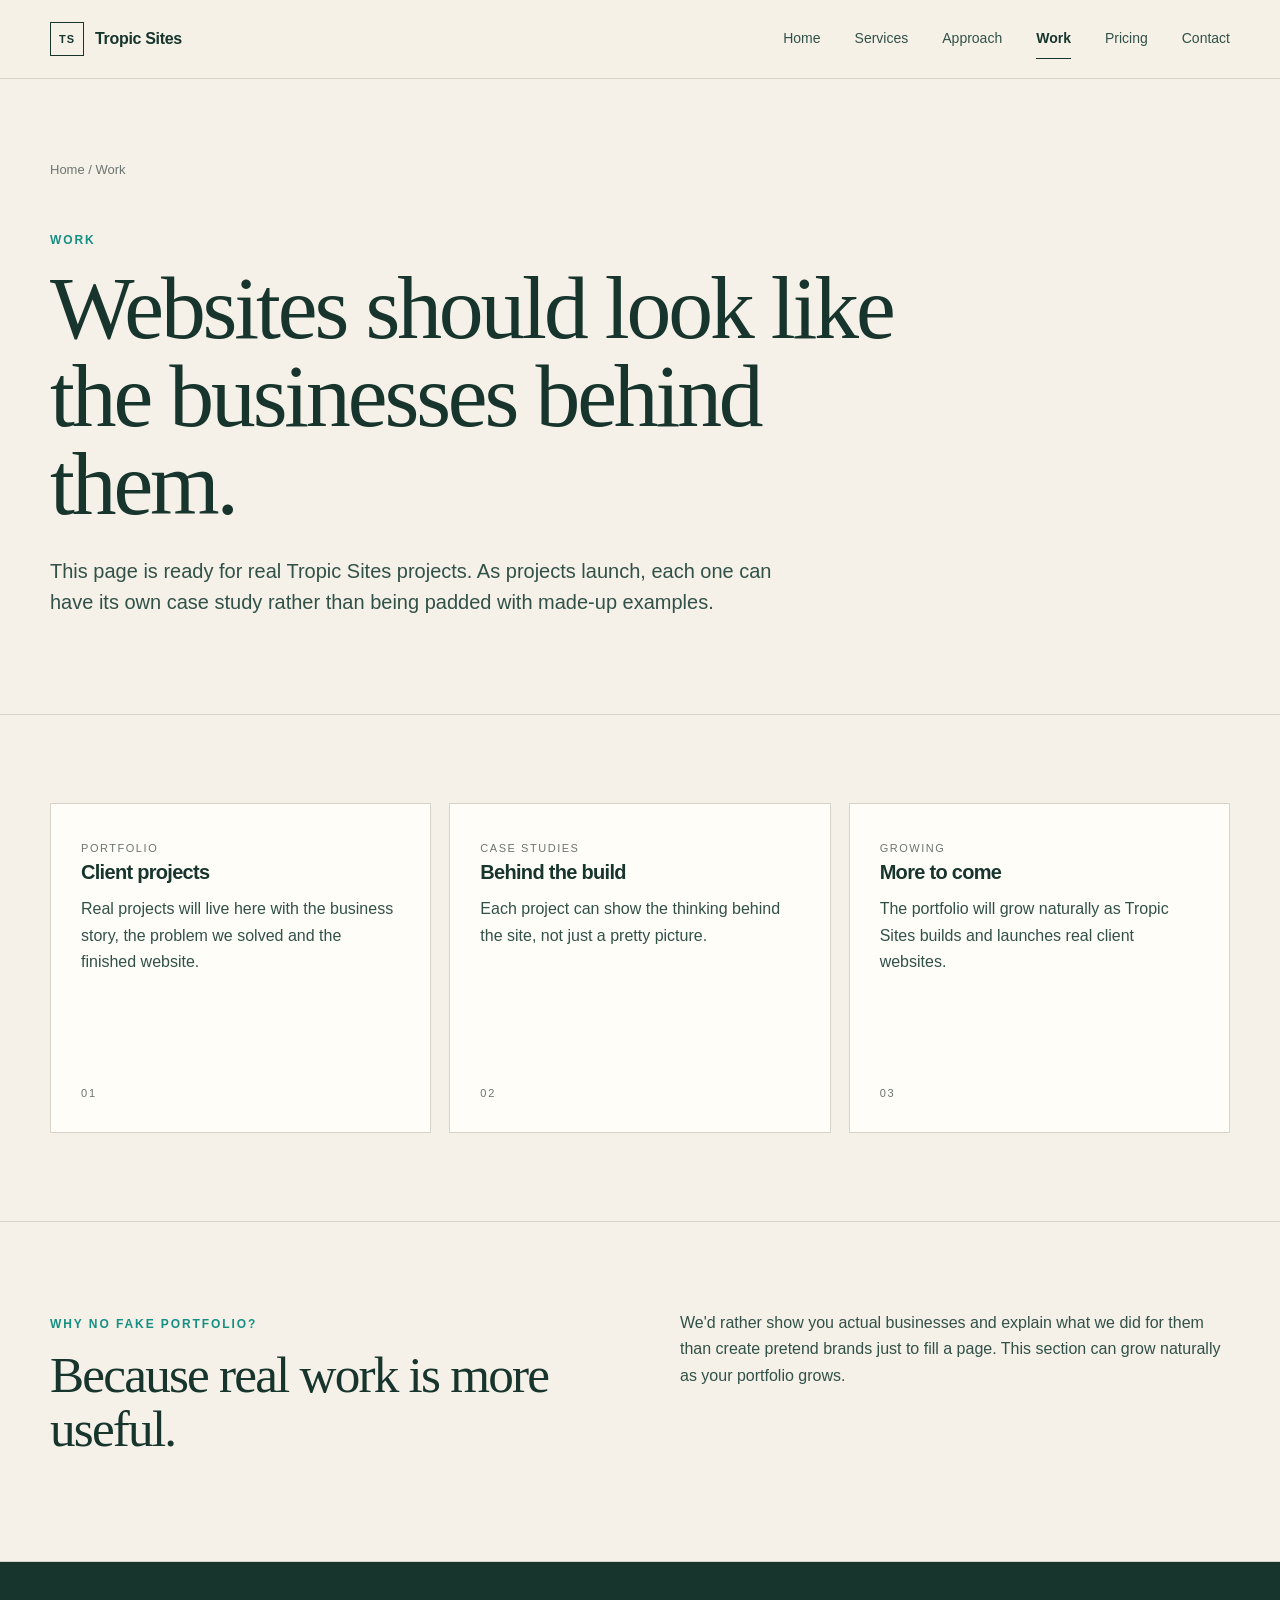
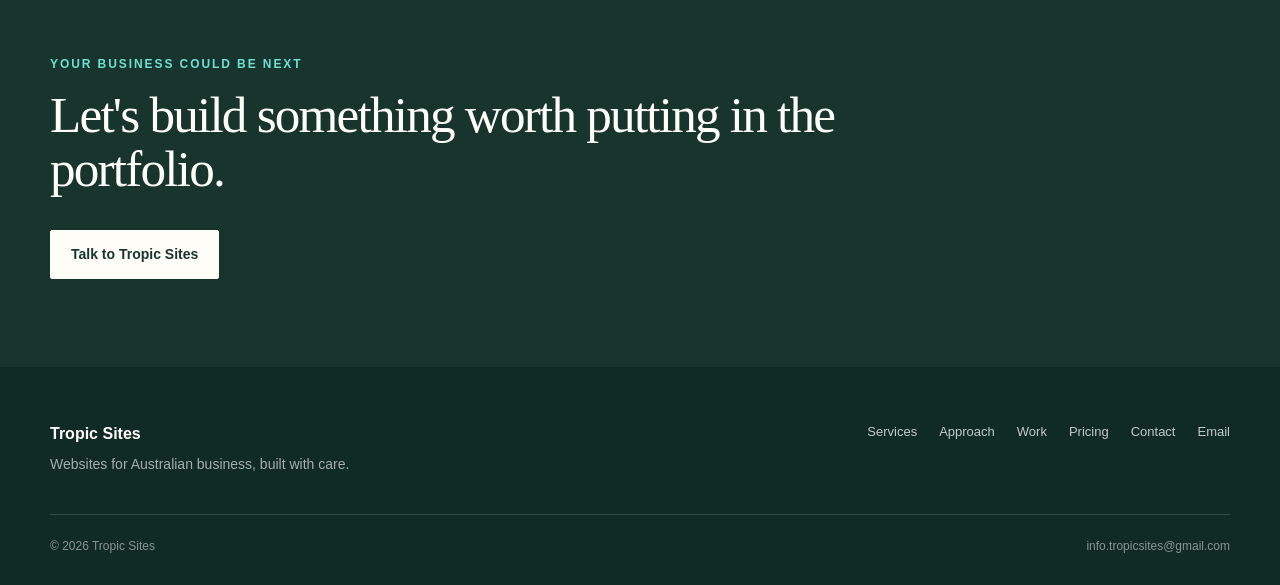
<file: work.html>
<!doctype html>
<html lang="en-AU"><head>
<meta charset="utf-8"><meta name="viewport" content="width=device-width, initial-scale=1">
<title>Work | Tropic Sites</title><meta name="description" content="Website work and case studies from Tropic Sites.">
<meta name="theme-color" content="#17352d"><meta property="og:title" content="Work | Tropic Sites"><meta property="og:description" content="Website work and case studies from Tropic Sites."><meta property="og:type" content="website">
<link rel="stylesheet" href="style.css"></head><body>
<header class="site-header"><div class="container header-inner">
<a class="brand" href="index.html" aria-label="Tropic Sites home"><span class="brand-mark">TS</span><span>Tropic Sites</span></a>
<button class="nav-toggle" type="button" aria-expanded="false" aria-controls="site-nav">Menu</button>
<nav class="site-nav" id="site-nav" aria-label="Main navigation"><a href="index.html">Home</a><a href="services.html">Services</a><a href="approach.html">Approach</a><a href="work.html" aria-current="page">Work</a><a href="pricing.html">Pricing</a><a href="contact.html">Contact</a></nav>
</div></header>
<main>
<section class="page-hero"><div class="container"><div class="breadcrumb"><a href="index.html">Home</a> / Work</div><span class="eyebrow">Work</span><h1>Websites should look like the businesses behind them.</h1><p class="lede">This page is ready for real Tropic Sites projects. As projects launch, each one can have its own case study rather than being padded with made-up examples.</p></div></section>
<section class="section"><div class="container"><div class="work-grid"><article class="work-card"><div><span class="tag">Portfolio</span><h3>Client projects</h3><p>Real projects will live here with the business story, the problem we solved and the finished website.</p></div><span class="number">01</span></article><article class="work-card"><div><span class="tag">Case studies</span><h3>Behind the build</h3><p>Each project can show the thinking behind the site, not just a pretty picture.</p></div><span class="number">02</span></article><article class="work-card"><div><span class="tag">Growing</span><h3>More to come</h3><p>The portfolio will grow naturally as Tropic Sites builds and launches real client websites.</p></div><span class="number">03</span></article></div></div></section>
<section class="section"><div class="container split"><div><span class="eyebrow">Why no fake portfolio?</span><h2>Because real work is more useful.</h2></div><p>We'd rather show you actual businesses and explain what we did for them than create pretend brands just to fill a page. This section can grow naturally as your portfolio grows.</p></div></section>
<section class="cta"><div class="container"><span class="eyebrow">Your business could be next</span><h2>Let's build something worth putting in the portfolio.</h2><div class="button-row"><a class="button button-light" href="contact.html">Talk to Tropic Sites</a></div></div></section>
</main>
<footer class="site-footer"><div class="container"><div class="footer-top">
<div class="footer-brand"><strong>Tropic Sites</strong><p>Websites for Australian business, built with care.</p></div>
<nav class="footer-links" aria-label="Footer navigation"><a href="services.html">Services</a><a href="approach.html">Approach</a><a href="work.html">Work</a><a href="pricing.html">Pricing</a><a href="contact.html">Contact</a><a href="mailto:info.tropicsites@gmail.com">Email</a></nav>
</div><div class="footer-bottom"><span>© 2026 Tropic Sites</span><span>info.tropicsites@gmail.com</span></div></div></footer>
<script>
const toggle=document.querySelector('.nav-toggle'),nav=document.querySelector('.site-nav');
if(toggle&&nav){toggle.addEventListener('click',()=>{const open=nav.classList.toggle('is-open');toggle.setAttribute('aria-expanded',open?'true':'false')})}
</script></body></html>
</file>
<file: style.css>
:root{--ink:#17352d;--ink-soft:#315148;--paper:#f5f1e8;--white:#fffdf8;--line:#d8d3c8;--muted:#6b756f;--accent:#29b7a7;--accent-dark:#168f82;--max:1180px;--serif:Georgia,"Times New Roman",serif;--sans:"Avenir Next","Helvetica Neue",Helvetica,Arial,sans-serif}
*{box-sizing:border-box}
html{scroll-behavior:smooth}
body{margin:0;background:var(--paper);color:var(--ink);font-family:var(--sans);font-size:16px;line-height:1.65;-webkit-font-smoothing:antialiased}
a{color:inherit;text-decoration:none}button,input,textarea,select{font:inherit}
.container{width:min(calc(100% - 48px),var(--max));margin-inline:auto}
.site-header{position:sticky;top:0;z-index:50;background:rgba(245,241,232,.96);border-bottom:1px solid var(--line)}
.header-inner{min-height:78px;display:flex;align-items:center;justify-content:space-between;gap:32px}
.brand{display:inline-flex;align-items:center;gap:11px;font-weight:700;letter-spacing:-.02em;white-space:nowrap}
.brand-mark{width:34px;height:34px;display:grid;place-items:center;border:1px solid var(--ink);font-size:11px;letter-spacing:.08em}
.site-nav{display:flex;align-items:center;gap:34px}
.site-nav a{position:relative;padding:8px 0;font-size:14px;color:var(--ink-soft)}
.site-nav a:hover{color:var(--ink)}
.site-nav a[aria-current=page]{color:var(--ink);font-weight:700}
.site-nav a[aria-current=page]::after{content:"";position:absolute;left:0;right:0;bottom:0;height:1px;background:var(--ink)}
.nav-toggle{display:none}
.eyebrow{display:inline-block;margin-bottom:18px;font-size:12px;line-height:1;text-transform:uppercase;letter-spacing:.16em;font-weight:700;color:var(--accent-dark)}
h1,h2,h3,p{margin-top:0}h1,h2,h3{color:var(--ink);letter-spacing:-.035em}
h1{font-family:var(--serif);font-weight:500;font-size:clamp(52px,7vw,92px);line-height:.98;max-width:930px;margin-bottom:28px}
h2{font-family:var(--serif);font-weight:500;font-size:clamp(36px,4vw,56px);line-height:1.05;margin-bottom:18px}
h3{font-size:20px;line-height:1.2;margin-bottom:12px}
.lede{max-width:690px;font-size:20px;line-height:1.55;color:var(--ink-soft)}
p{color:var(--ink-soft)}
.button-row{display:flex;flex-wrap:wrap;gap:12px;margin-top:34px}
.button{display:inline-flex;align-items:center;justify-content:center;min-height:48px;padding:12px 20px;border:1px solid var(--ink);border-radius:2px;font-weight:700;font-size:14px;transition:background .18s ease,color .18s ease,border-color .18s ease,transform .18s ease}
.button:hover{transform:translateY(-1px)}
.button-primary{background:var(--ink);color:var(--white)}
.button-primary:hover{background:#0f2923}
.button-secondary{background:transparent;color:var(--ink)}
.button-secondary:hover{background:var(--white)}
.button-light{background:var(--white);color:var(--ink);border-color:var(--white)}
.home-hero{padding:96px 0 90px;border-bottom:1px solid var(--line)}
.home-hero-grid{display:grid;grid-template-columns:minmax(0,1.45fr) minmax(260px,.55fr);gap:80px;align-items:end}
.hero-note{border-top:1px solid var(--ink);padding-top:18px;max-width:300px}
.hero-note strong{display:block;margin-bottom:8px}.hero-note p{font-size:14px;margin:0}
.section{padding:88px 0;border-bottom:1px solid var(--line)}
.section-head{display:grid;grid-template-columns:minmax(0,.7fr) minmax(0,1.3fr);gap:60px;margin-bottom:50px}
.section-head p{max-width:650px;margin:0}
.card-grid{display:grid;grid-template-columns:repeat(3,minmax(0,1fr));gap:1px;background:var(--line);border:1px solid var(--line)}
.card{background:var(--paper);padding:30px;min-height:230px}
.card-number,.number{display:block;font-size:11px;letter-spacing:.16em;text-transform:uppercase;color:var(--muted);margin-bottom:40px}
.card p{margin:0}
.split{display:grid;grid-template-columns:1fr 1fr;gap:80px;align-items:start}
.list{display:grid;gap:0;border-top:1px solid var(--line)}
.list-item{display:grid;grid-template-columns:52px 1fr;gap:18px;padding:22px 0;border-bottom:1px solid var(--line)}
.list-item .number{margin:4px 0 0}.list-item h3{margin:0 0 7px}.list-item p{margin:0;font-size:15px}
.cta{background:var(--ink);color:var(--white);padding:88px 0}
.cta h2{color:var(--white);max-width:800px}.cta p{color:rgba(255,255,255,.72);max-width:620px}.cta .eyebrow{color:#6de0d3}
.page-hero{padding:80px 0 76px;border-bottom:1px solid var(--line)}
.breadcrumb{font-size:13px;color:var(--muted);margin-bottom:46px}.breadcrumb a:hover{color:var(--ink)}
.page-hero h1{max-width:900px}.page-hero .lede{max-width:760px}
.service-grid,.work-grid,.pricing-grid{display:grid;grid-template-columns:repeat(3,minmax(0,1fr));gap:18px}
.detail-card{border:1px solid var(--line);padding:30px;background:var(--white)}.detail-card .number{margin-bottom:42px}.detail-card p{margin-bottom:0}.detail-card ul{margin:20px 0 0;padding-left:20px;color:var(--ink-soft)}.detail-card li+li{margin-top:7px}
.work-card{border:1px solid var(--line);background:var(--white);padding:30px;min-height:330px;display:flex;flex-direction:column;justify-content:space-between}.work-card .tag{font-size:11px;letter-spacing:.14em;text-transform:uppercase;color:var(--muted)}.work-card .number{margin:0}
.price-card{border:1px solid var(--line);background:var(--white);padding:34px}.price-card.featured{background:var(--ink);color:var(--white);border-color:var(--ink)}.price-card.featured h2,.price-card.featured p{color:var(--white)}.price-card .number{margin-bottom:38px}
.price{font-family:var(--serif);font-size:50px;line-height:1;margin:28px 0 8px}.price-note{font-size:13px;color:var(--muted)}.price-card.featured .price-note{color:rgba(255,255,255,.62)}
.price-card ul{padding-left:20px;margin:28px 0 32px;color:var(--ink-soft)}.price-card.featured ul{color:rgba(255,255,255,.78)}.price-card li+li{margin-top:8px}.price-card .button{width:100%}
.contact-grid{display:grid;grid-template-columns:.75fr 1.25fr;gap:90px}.contact-list{margin-top:34px;border-top:1px solid var(--line)}.contact-item{padding:18px 0;border-bottom:1px solid var(--line)}.contact-item strong{display:block;margin-bottom:3px}
.contact-form{display:grid;gap:18px}.contact-form label{display:grid;gap:8px;font-size:13px;font-weight:700}.contact-form input,.contact-form select,.contact-form textarea{width:100%;border:1px solid var(--line);background:var(--white);color:var(--ink);border-radius:2px;padding:13px 14px;outline:none}.contact-form textarea{min-height:180px;resize:vertical}.contact-form input:focus,.contact-form select:focus,.contact-form textarea:focus{border-color:var(--ink);box-shadow:0 0 0 2px rgba(23,53,45,.08)}.form-note{font-size:12px;color:var(--muted);margin:0}
.site-footer{background:#102b25;color:var(--white);padding:54px 0 28px}.footer-top{display:flex;justify-content:space-between;gap:40px;padding-bottom:38px;border-bottom:1px solid rgba(255,255,255,.14)}.footer-brand strong{display:block;margin-bottom:6px}.footer-brand p{color:rgba(255,255,255,.62);font-size:14px;margin:0}.footer-links{display:flex;flex-wrap:wrap;gap:22px;align-items:flex-start}.footer-links a{font-size:13px;color:rgba(255,255,255,.75)}.footer-links a:hover{color:#fff}.footer-bottom{display:flex;justify-content:space-between;gap:20px;padding-top:22px;font-size:12px;color:rgba(255,255,255,.5)}
:focus-visible{outline:2px solid var(--accent);outline-offset:3px}
@media(max-width:860px){
.container{width:min(calc(100% - 32px),var(--max))}
.site-nav{display:none}.site-nav.is-open{display:flex;position:absolute;left:16px;right:16px;top:70px;flex-direction:column;align-items:stretch;gap:0;padding:8px 18px 14px;background:var(--white);border:1px solid var(--line);box-shadow:0 12px 30px rgba(23,53,45,.08)}
.site-nav.is-open a{padding:12px 0;border-bottom:1px solid var(--line)}.site-nav.is-open a:last-child{border-bottom:0}.site-nav a[aria-current=page]::after{display:none}
.nav-toggle{display:inline-flex;align-items:center;justify-content:center;min-height:42px;padding:8px 13px;background:transparent;border:1px solid var(--ink);color:var(--ink);border-radius:2px;cursor:pointer;font-size:13px;font-weight:700}
.home-hero{padding:64px 0}.home-hero-grid,.split,.section-head,.contact-grid{grid-template-columns:1fr;gap:38px}.hero-note{max-width:none}
.service-grid,.work-grid,.pricing-grid,.card-grid{grid-template-columns:1fr}.card{min-height:0}.page-hero{padding:58px 0 54px}.breadcrumb{margin-bottom:32px}.section{padding:60px 0}.footer-top,.footer-bottom{flex-direction:column}
}
@media(max-width:520px){h1{font-size:48px}.lede{font-size:18px}.button-row{align-items:stretch}.button{width:100%}}
@media(prefers-reduced-motion:reduce){html{scroll-behavior:auto}.button{transition:none}}
</file>
